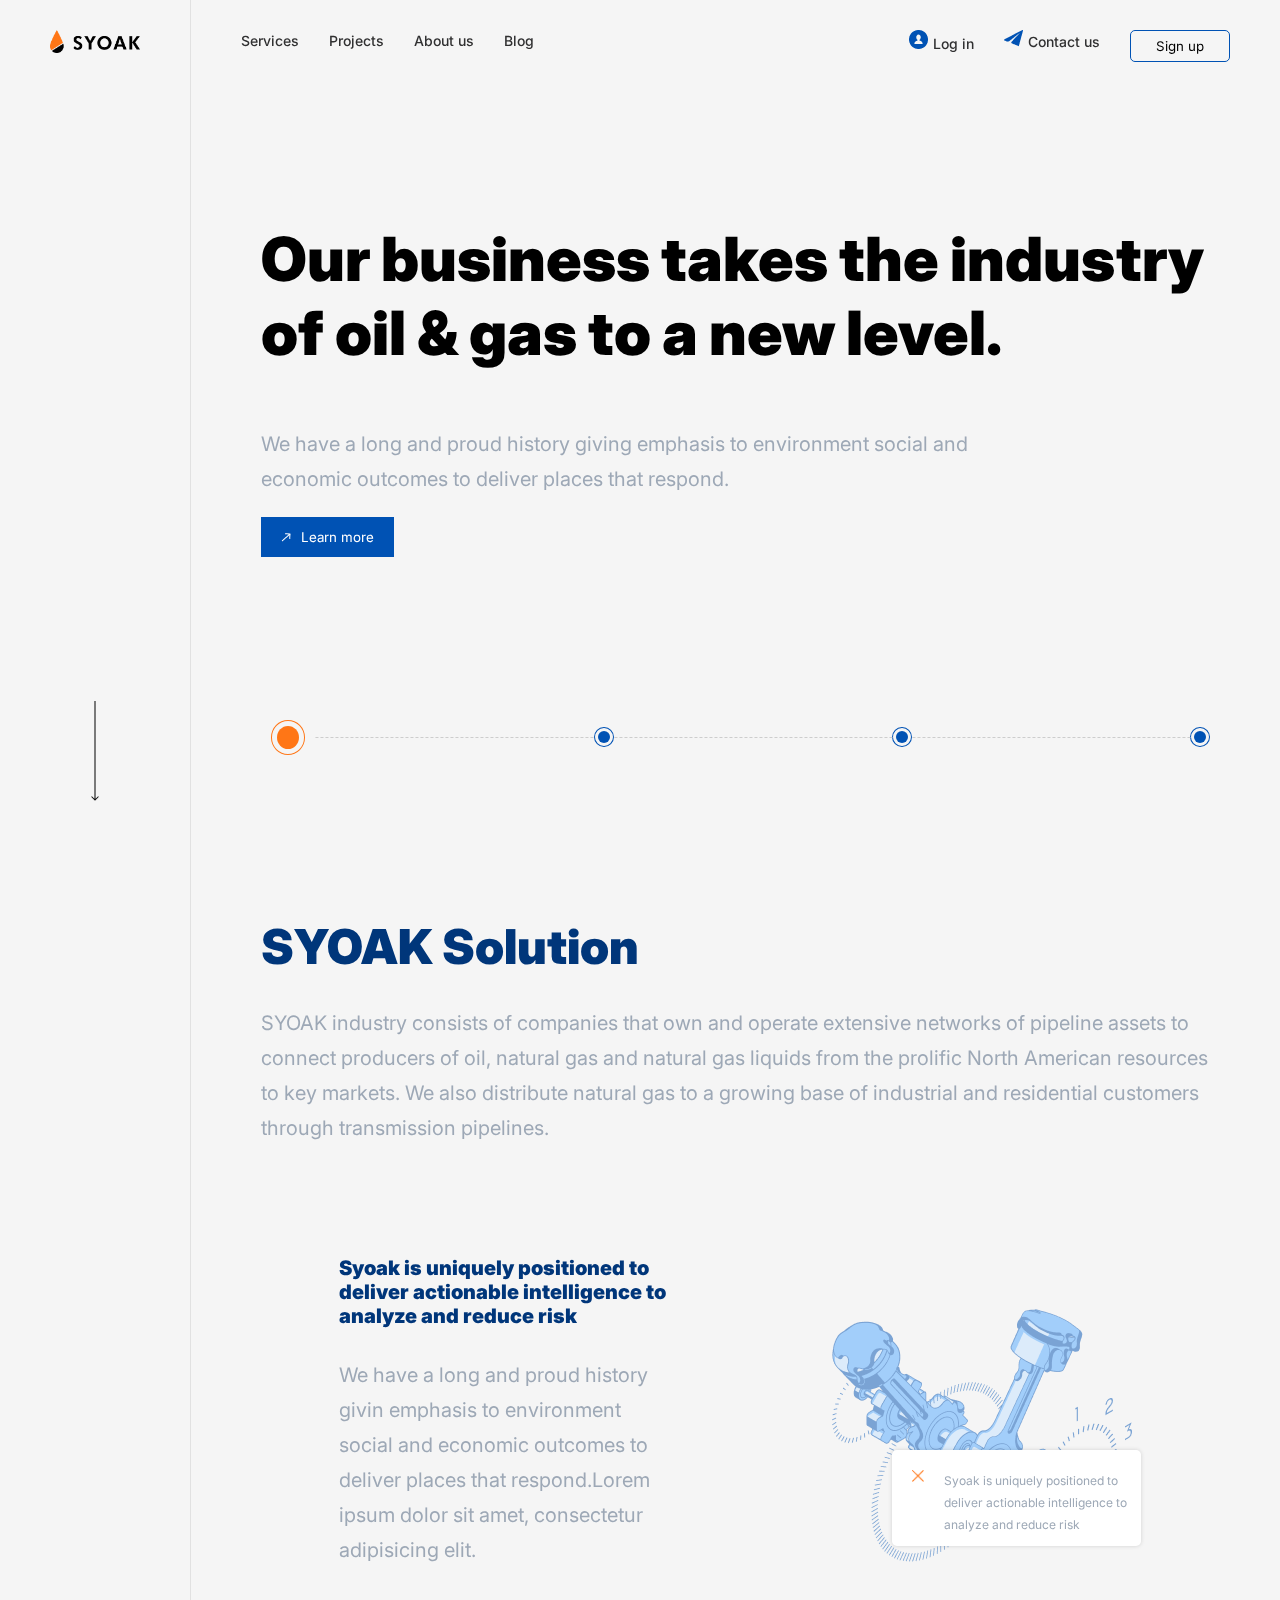
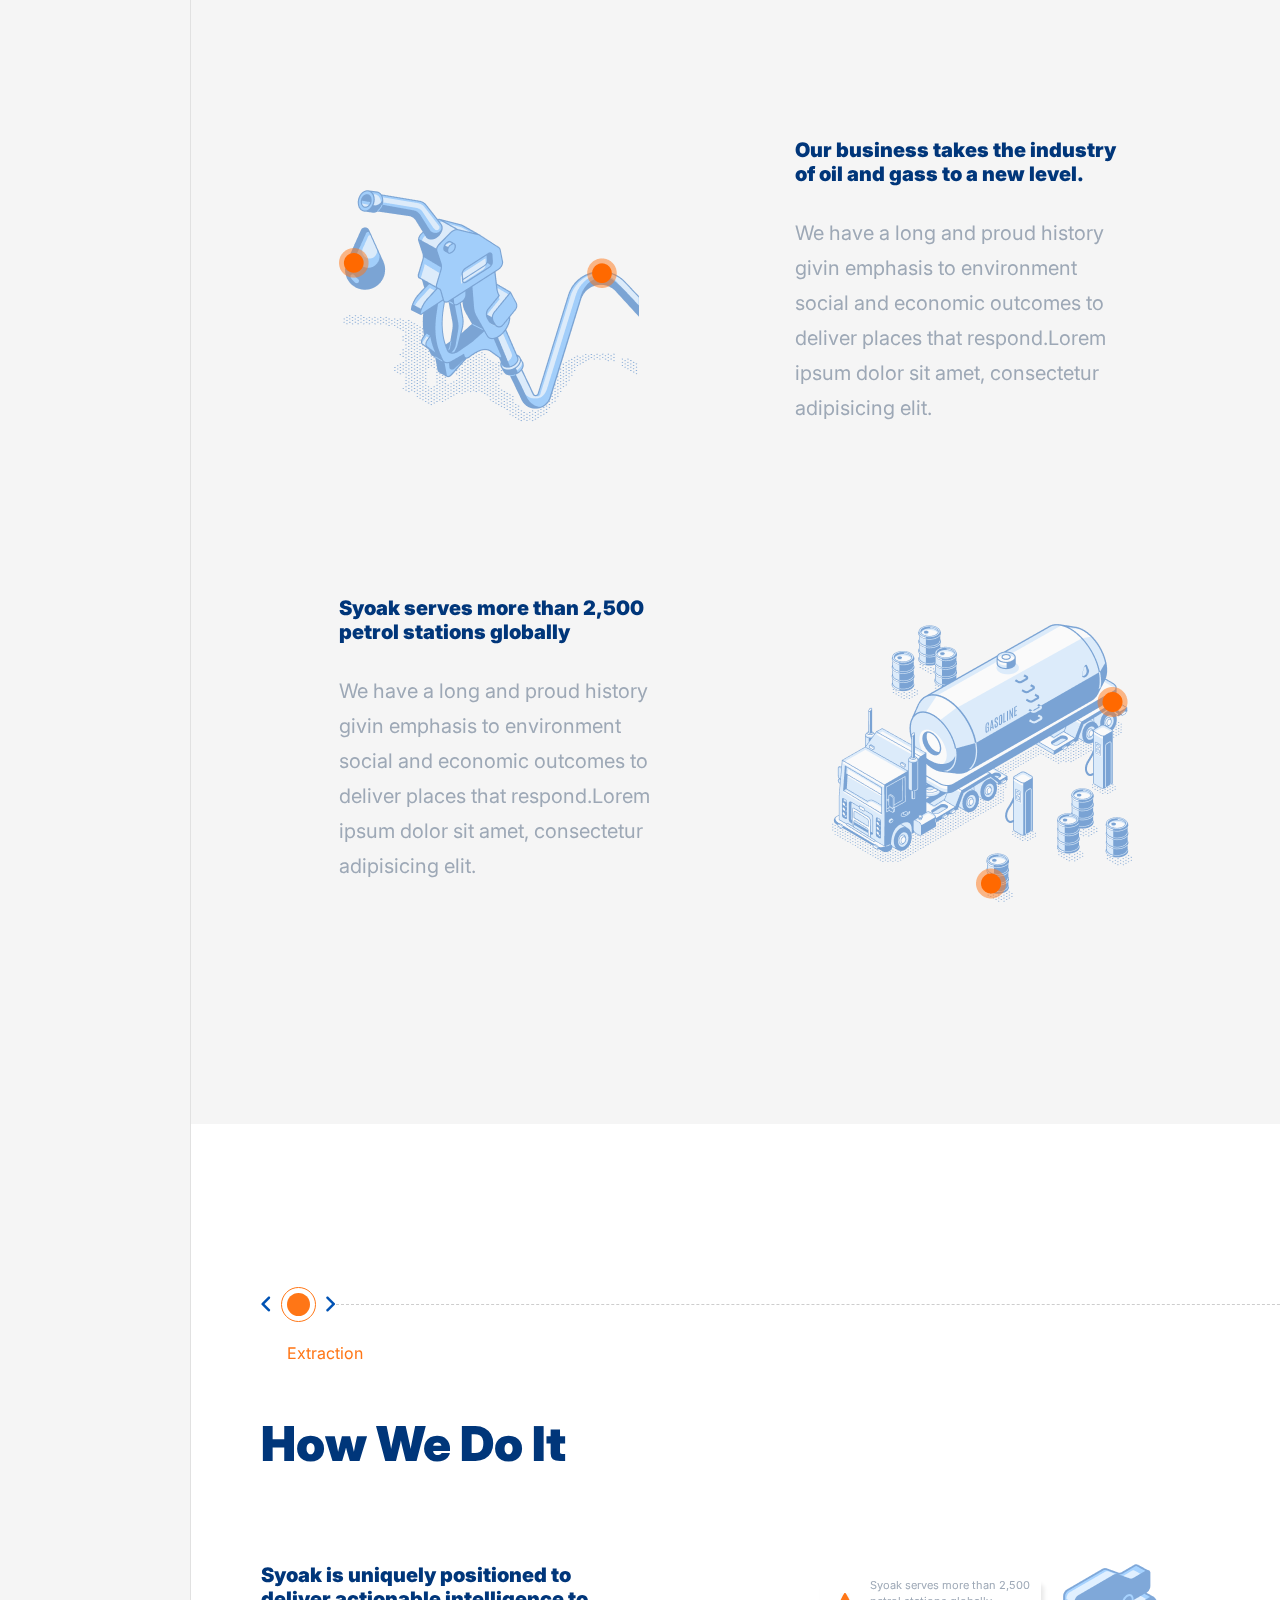
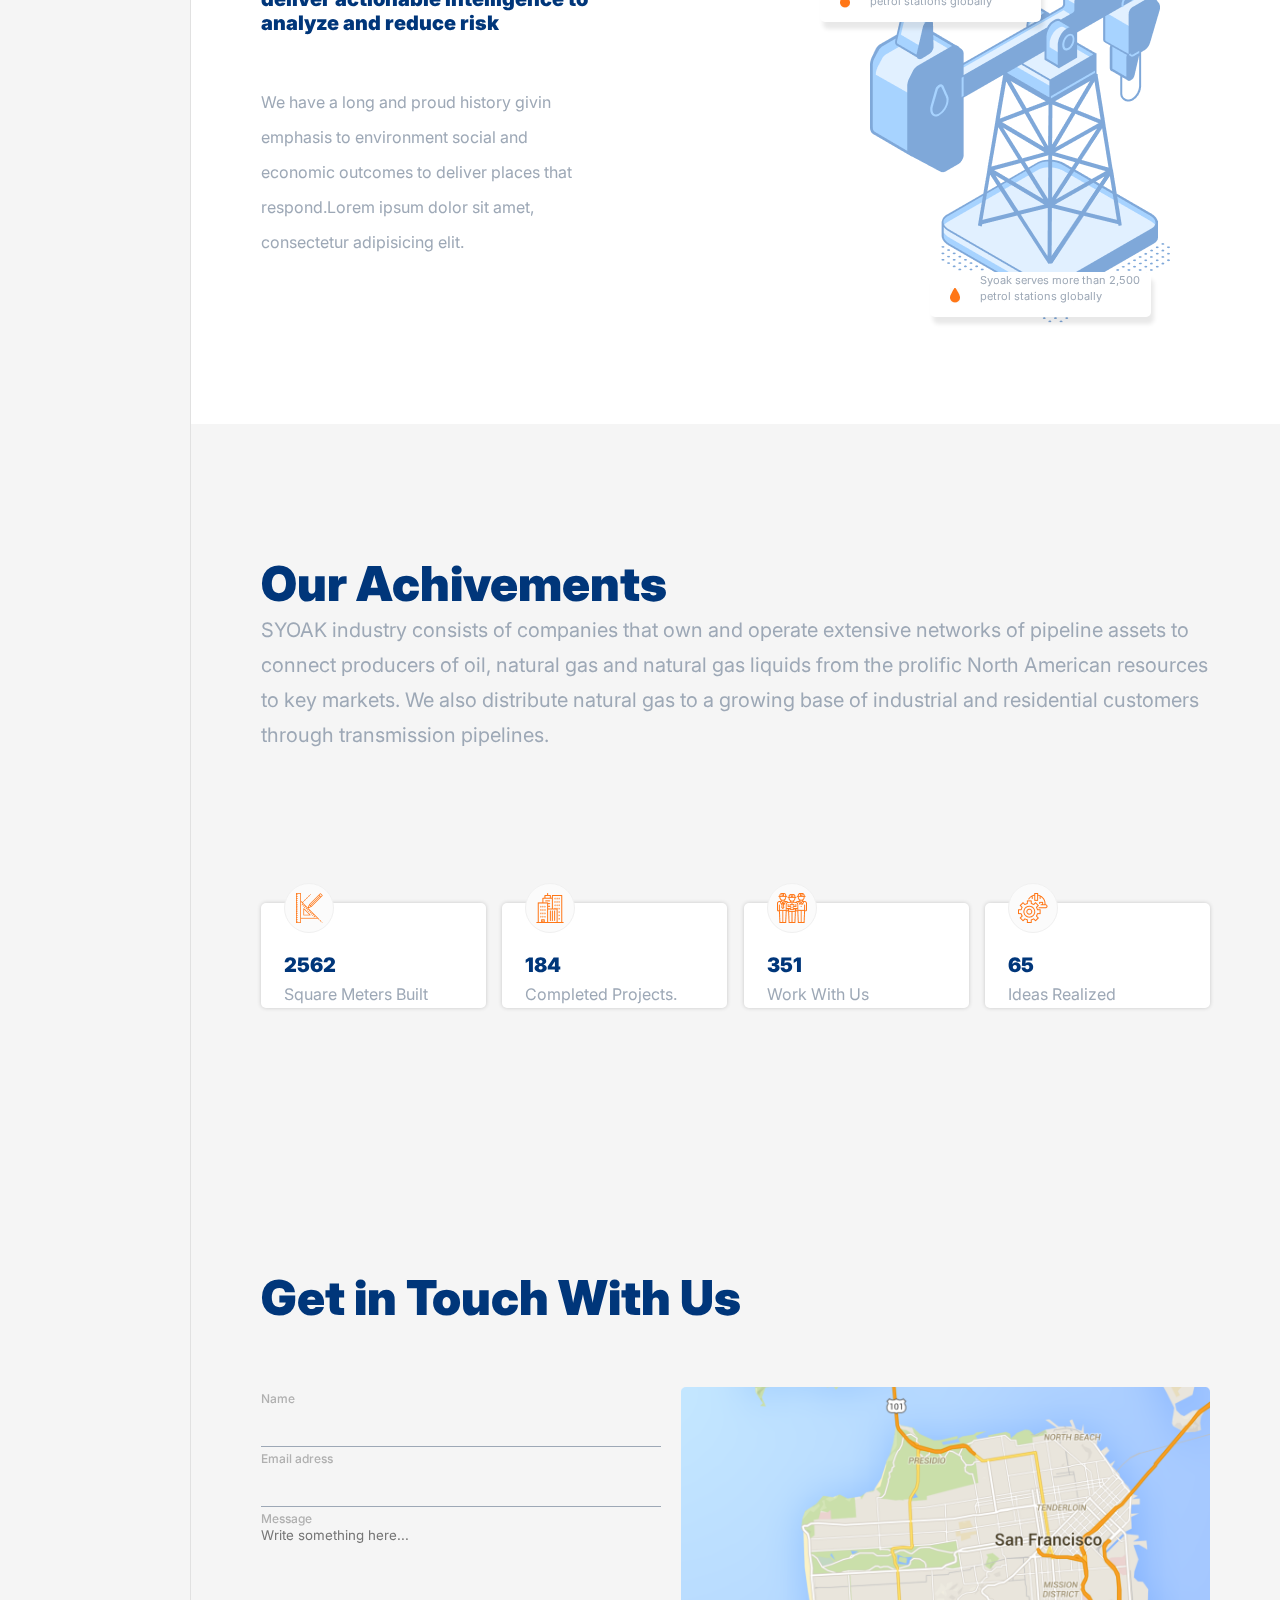
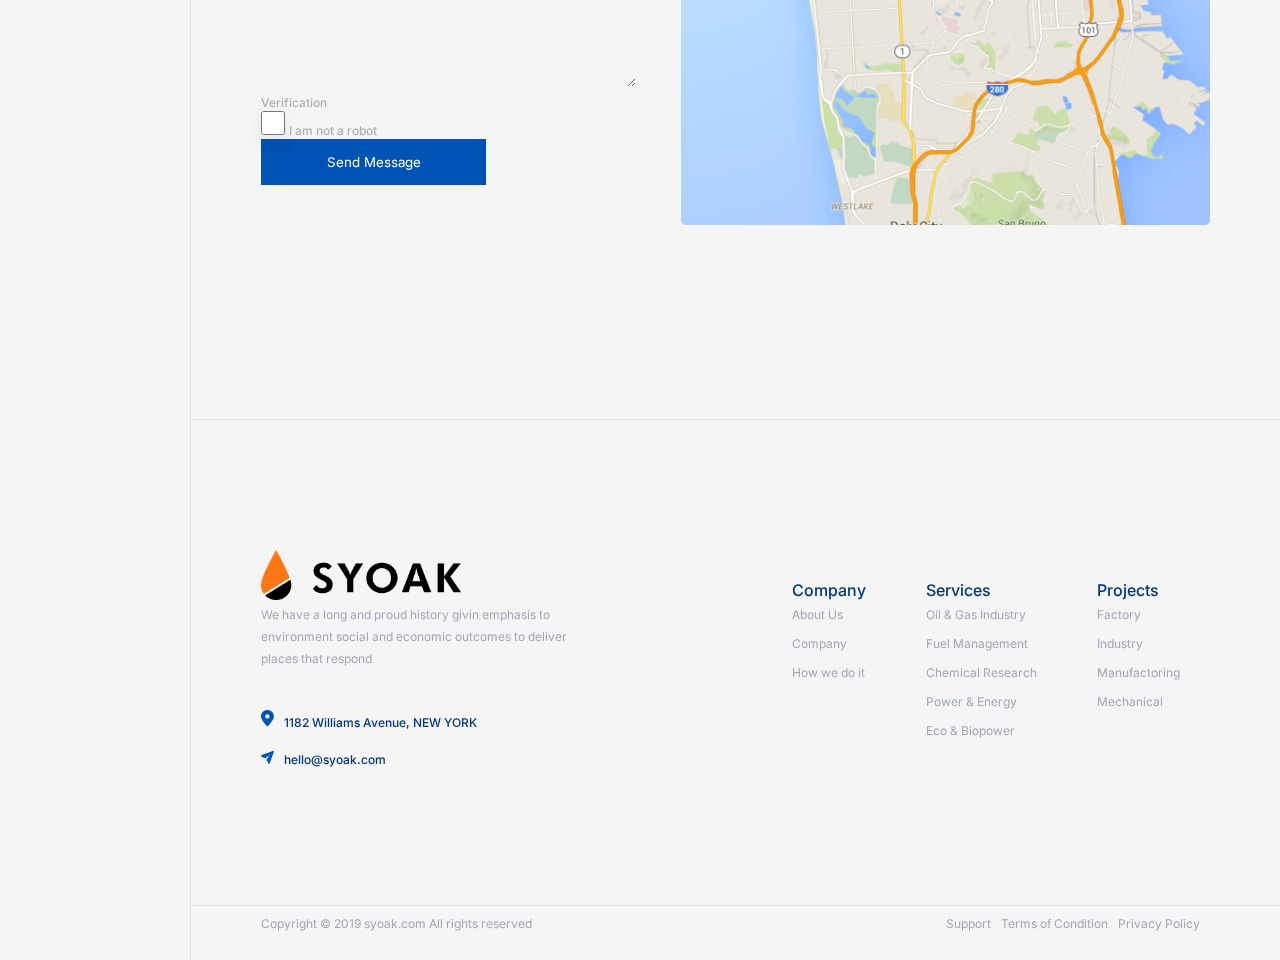
<file: index.html>
<!DOCTYPE html>
<html lang="en">
<head>
    <meta charset="UTF-8">
    <meta name="viewport" content="width=device-width, initial-scale=1.0">
    <meta name="description" content="Lorem ipsum dolor sit, amet consectetur adipisicing elit. Culpa ullam aut quidem maxime sit, nam cumque dolorum eligendi veritatis sed.">
    <link rel="stylesheet" href="style.css">
    <link rel="preconnect" href="https://fonts.gstatic.com" as="font">
    <link rel="preconnect" href="https://fonts.gstatic.com" as="font">
    <link href="https://fonts.googleapis.com/css2?family=Inter:wght@400;500;900&display=swap" rel="stylesheet">
    <title>SYOAK</title>
</head>
<body>

    <div class="wrapper">
        <main>

            <nav>
                <img width="48" height="48" id="burger-icon" class="burger-menu-icon" src="images/menu.png" alt="burger menu icon">
                <ul id="dropdown-menu" class="nav-ul menu">
                    <li><a href="#">Services</a></li>
                    <li><a href="#">Projects</a></li>
                    <li><a href="#">About us</a></li>
                    <li><a href="#">Blog</a></li>
                </ul>
                <ul class="login-ul menu">
                    <li><a href="#"><img src="images/login-icon.png" alt="log in icon">Log in</a></li>
                    <li><a href="#"><img src="images/contactus-icon.png" alt="contact us icon">Contact us</a></li>
                    <button class="signup-btn">Sign up</button>
                </ul>
            </nav>

            <section class="company-introduction">
                <div class="container">
                    <h1>Our business takes the industry of oil & gas to a new level.</h1>
                    <p>We have a long and proud history giving emphasis to environment social and economic outcomes to deliver places that respond.</p>
                    <button class="btn"><img src="images/Arrow.png" alt="arrow icon">Learn more</button>
                </div>
            </section>

            <section class="timeline">
                    <div class="circle-orange"></div>
                    <div class="line"></div>
                    <div class="circle-blue"></div>
                    <div class="line"></div>
                    <div class="circle-blue"></div>
                    <div class="line"></div>
                    <div class="circle-blue"></div>
            </section>

        <section class="company-about">
            <div class="container">
                <h2>SYOAK Solution</h2>
                <p>SYOAK industry consists of companies that own and operate extensive networks of pipeline assets to connect producers of oil, natural gas and natural gas liquids from the prolific North American resources to key markets. We also distribute natural gas to a growing base of industrial and residential customers through transmission pipelines.</p>
                <div class="container-box-wrapper">
                    <div class="box-1 box">
                        <div class="box-info">
                        <h3>Syoak is uniquely positioned to deliver actionable intelligence to analyze and reduce risk</h3>
                        <p>We have a long and proud history givin emphasis to environment social and economic outcomes to deliver places that respond.Lorem ipsum dolor sit amet, consectetur adipisicing elit.</p>
                        </div>
                        <div class="box-img">
                            <img src="images/Group1.png" alt="image">
                            <div class="img-text-box">
                                <img style="margin: 20px;" width="12" height="12" src="images/x.png" alt="exit icon">
                                <p>Syoak is uniquely positioned to deliver actionable intelligence to analyze and reduce risk</p>
                            </div>
                        </div>
                    </div>
                    <div class="box-2 box">
                        <div class="box-img">
                            <img src="images/Group2.png" alt="image">
                        </div>
                        <div class="box-info">
                            <h3>Our business takes the industry of oil and gass to a new level.</h3>
                            <p>We have a long and proud history givin emphasis to environment social and economic outcomes to deliver places that respond.Lorem ipsum dolor sit amet, consectetur adipisicing elit.</p>
                        </div>
                    </div>
                    <div class="box-3 box">
                        <div class="box-info">
                            <h3>Syoak serves more than 2,500 petrol stations globally</h3>
                            <p>We have a long and proud history givin emphasis to environment social and economic outcomes to deliver places that respond.Lorem ipsum dolor sit amet, consectetur adipisicing elit.</p>
                        </div>
                        <div class="box-img">
                            <img src="images/Group3.png" alt="image">
                        </div>
                    </div>
                </div>
            </div>
        </section>

        <section style="background-color: #fff;" class="company-strategy">
            <div class="container strategy-container">
                <div class="timeline">
                    <img src="images/arrow-left.png" alt="arrow left">
                    <div class="circle-orange"><span>Extraction</span></div>
                    <img src="images/arrow-right.png" alt="arrow right">
                    <div class="line"></div>
                </div>
                <div class="box">
                    <div class="box-info">
                        <h2>How We Do It</h2>
                        <h3>Syoak is uniquely positioned to deliver actionable intelligence to analyze and reduce risk</h3>
                        <p>We have a long and proud history givin emphasis to environment social and economic outcomes to deliver places that respond.Lorem ipsum dolor sit amet, consectetur adipisicing elit.
                        </p>
                    </div>
                    <div class="box-img">
                        <img src="images/Frame1.png" alt="image">
                        <div class="strategy-img-text-box text-box-1">
                            <img src="images/orange-icon.png" alt="orange icon">
                            <p>Syoak serves more than 2,500 petrol stations globally</p>
                        </div>
                        <div class="strategy-img-text-box text-box-2">
                            <img src="images/orange-icon.png" alt="orange icon">
                            <p>Syoak serves more than 2,500 petrol stations globally</p>
                        </div>
                    </div>
                </div>
            </div>
            <div class="container strategy-container">
                <div class="timeline">
                    <div class="circle-orange"><span>Transport</span></div>
                    <div class="line"></div>
                </div>
                <div class="box">
                    <div class="box-info">
                        <h2>Mode of Transport</h2>
                        <h3>Syoak is uniquely positioned to deliver actionable intelligence to analyze and reduce risk</h3>
                        <p>We have a long and proud history givin emphasis to environment social and economic outcomes to deliver places that respond.Lorem ipsum dolor sit amet, consectetur adipisicing elit.
                        </p>
                    </div>
                    <div class="box-img">
                        <img src="images/transport.png" alt="transport image">
                        <div class="strategy-img-text-box text-box-1 text-box-1-small">
                            <img src="images/orange-icon.png" alt="orange icon">
                            <p>Syoak serves more than 2,500 petrol stations globally</p>
                        </div>
                        <div class="strategy-img-text-box text-box-2 text-box-2-small">
                            <img src="images/orange-icon.png" alt="orange icon">
                            <p>Syoak serves more than 2,500 petrol stations globally</p>
                        </div>
                    </div>
                </div>
            </div>
            <div class="container strategy-container">
                <div class="timeline">
                    <div class="circle-orange"><span>Refining</span></div>
                    <div class="line"></div>
                </div>
                <div class="box">
                    <div class="box-info">
                        <h2>We Make it More Efficient</h2>
                        <h3>Syoak is uniquely positioned to deliver actionable intelligence to analyze and reduce risk</h3>
                        <p>We have a long and proud history givin emphasis to environment social and economic outcomes to deliver places that respond.Lorem ipsum dolor sit amet, consectetur adipisicing elit.
                        </p>
                    </div>
                    <div class="box-img">
                        <img src="images/efficient.png" alt="image">
                        <div class="strategy-img-text-box text-box-1 text-box-1-small">
                            <img src="images/orange-icon.png" alt="orange icon">
                            <p>Syoak serves more than 2,500 petrol stations globally</p>
                        </div>
                        <div class="strategy-img-text-box text-box-2 text-box-2-small">
                            <img src="images/orange-icon.png" alt="orange icon">
                            <p>Syoak serves more than 2,500 petrol stations globally</p>
                        </div>
                    </div>
                </div>
            </div>
            <div class="container strategy-container">
                <div class="timeline">
                    <div class="circle-orange"><span>Export</span></div>
                    <div class="line"></div>
                </div>
                <div class="box">
                    <div class="box-info">
                        <h2>Where Does it Go</h2>
                        <h3>Syoak is uniquely positioned to deliver actionable intelligence to analyze and reduce risk</h3>
                        <p>We have a long and proud history givin emphasis to environment social and economic outcomes to deliver places that respond.Lorem ipsum dolor sit amet, consectetur adipisicing elit.
                        </p>
                    </div>
                    <div class="box-img">
                        <img src="images/export.png" alt="image">
                        <div class="strategy-img-text-box text-box-1 text-box-1-small">
                            <img src="images/orange-icon.png" alt="orange icon">
                            <p>Syoak serves more than 2,500 petrol stations globally</p>
                        </div>
                        <div class="strategy-img-text-box text-box-2 text-box-2-small">
                            <img src="images/orange-icon.png" alt="orange icon">
                            <p>Syoak serves more than 2,500 petrol stations globally</p>
                        </div>
                    </div>
                </div>
            </div>
        </section>

        <section class="company-achievements">
            <div class="container">
                <h2>Our Achivements</h2>
                <p>SYOAK industry consists of companies that own and operate extensive networks of pipeline assets to connect producers of oil, natural gas and natural gas liquids from the prolific North American resources to key markets. We also distribute natural gas to a growing base of industrial and residential customers through transmission pipelines.</p>
                <div class="box-counter">
                    <div class="box-sm">
                        <div class="box-sm-info">
                            <div class="box-sm-img-container">
                                <img src="images/box-sm-img-1.png" alt="icon">
                            </div>
                            <h3>2562</h3>
                            <p>Square Meters Built</p>
                        </div>
                    </div>
                    <div class="box-sm">
                        <div class="box-sm-info">
                            <div class="box-sm-img-container">
                                <img src="images/box-sm-img-2.png" alt="icon">
                            </div>
                            <h3>184</h3>
                            <p>Completed Projects.</p>
                        </div>
                    </div>
                    <div class="box-sm">
                        <div class="box-sm-info">
                            <div class="box-sm-img-container">
                                <img src="images/engineers.png" alt="icon">
                            </div>
                            <h3>351</h3>
                            <p>Work With Us</p>
                        </div>
                    </div>
                    <div class="box-sm">
                        <div class="box-sm-info">
                            <div class="box-sm-img-container">
                                <img src="images/box-sm-img-4.png" alt="icon">
                            </div>
                            <h3>65</h3>
                            <p>Ideas Realized</p>
                        </div>
                    </div>
                </div>
            </div>
        </section>

        <section class="company-contact">
            <div class="container">
                <h2>Get in Touch With Us</h2>
                <div class="box">
                    <div class="box-info">
                        <label for="name">Name</label>
                        <br>
                        <input type="text" name="name" id="name">
                        <br>
                        <label for="email">Email adress</label>
                        <br>
                        <input type="text" name="email" id="email">
                        <br>
                        <label for="message">Message</label>
                        <br>
                        <textarea placeholder="Write something here..." name="message" id="message" cols="40" rows="10"></textarea>
                        <br>
                        <label for="verification">Verification</label>
                        <br>
                        <input class="checkbox" type="checkbox" name="verification" id="verification">
                        <label for="verification">I am not a robot</label>
                        <button>Send Message</button>
                    </div>
                    <div class="box-img">
                        <img width="100%" src="images/google_map.png" alt="google map">
                    </div>
                </div>
            </div>
        </section>

        <section class="company-info">
            <div class="container">
                <div class="box">
                    <div class="box-info">
                        <img width="200" src="images/Sign+type.png" alt="syoak-logo">
                        <p>We have a long and proud history givin emphasis to environment social and economic outcomes to deliver places that respond</p>
                        <a href="#"><img src="images/Shape.png" style="padding-right: 10px;" alt="location icon">1182 Williams Avenue, NEW YORK</a>
                        <a href="#"><img src="images/Path.png" style="padding-right: 10px;" alt="arrow icon">hello@syoak.com</a>
                    </div>
                    <div class="box-info">
                        <div class="columns">
                             <div class="company-info-columns">
                                 <h4>Company</h4>
                                <span>About Us</span>
                                <span>Company</span>
                                <span>How we do it</span>
                            </div>
                            <div class="company-info-columns">
                                <h4>Services</h4>
                                <span>Oil & Gas Industry</span>
                                 <span>Fuel Management</span>
                                <span>Chemical Research</span>
                                <span>Power & Energy</span>
                                <span>Eco & Biopower</span>
                            </div>
                            <div class="company-info-columns">
                                <h4>Projects</h4>
                                <span>Factory</span>
                                <span>Industry</span>
                                <span>Manufactoring</span>
                                <span>Mechanical</span>
                            </div>
                        </div>
                    </div>
                </div>
            </div>
        </section>

        <footer>
            <div class="container">
                <div>
                    <span>Copyright &copy; 2019 syoak.com All rights reserved</span>
                </div>
                <div class="footer-flex">
                    <span>Support</span>
                    <span>Terms of Condition</span>
                    <span>Privacy Policy</span>
                </div>
            </div>
        </footer>
        </main>

        <aside>
            <div class="logo-container">
                <img class="aside-logo" width="90" src="images/Sign+type.png" alt="syoak logo">
            </div>
            <div class="arrow-container">
                <img height="100" src="images/Arrow-aside.png" alt="arrow">
            </div>
        </aside>
    </div>

<script src="app.js" async></script>
</body>
</html>
</file>
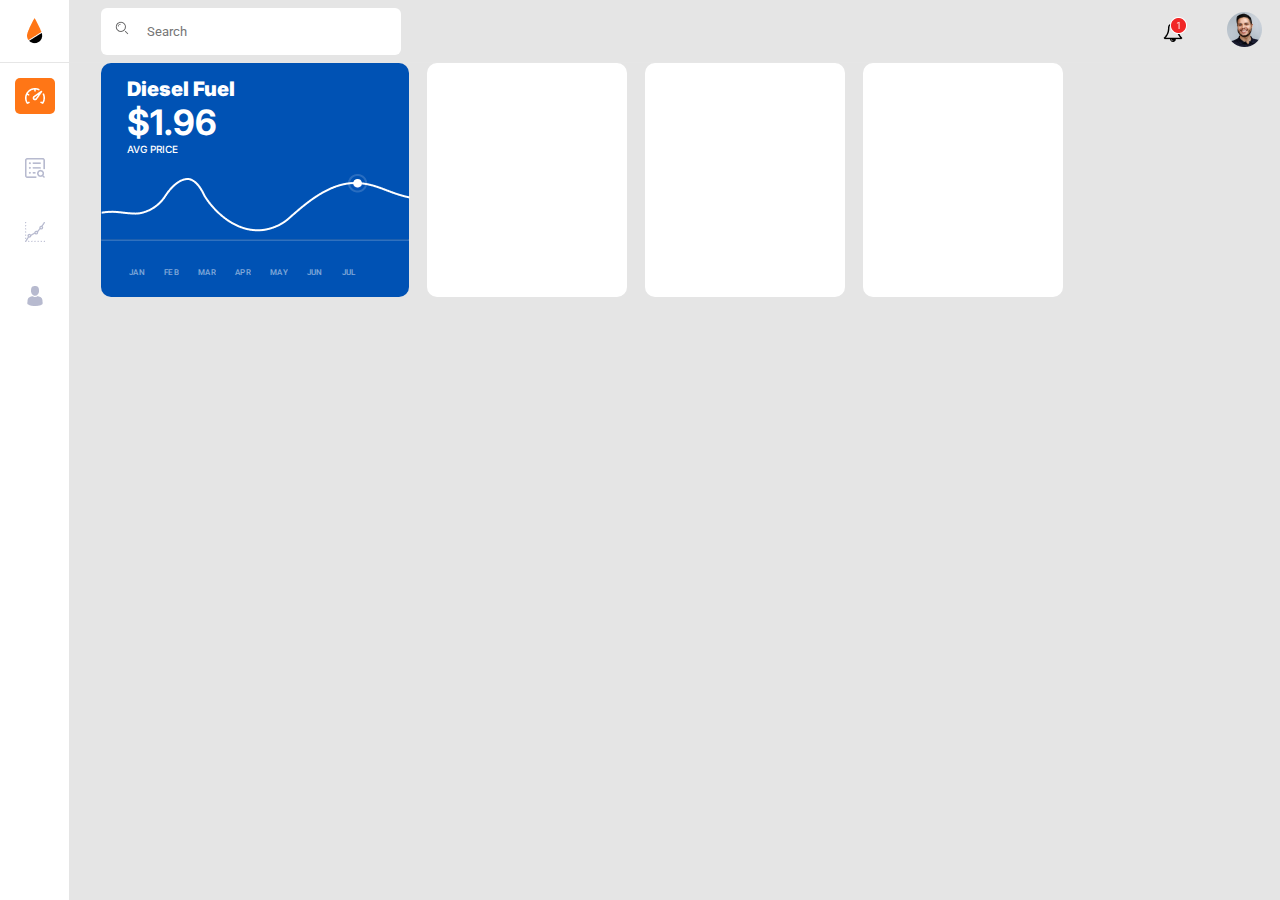
<file: homepage.html>
<!DOCTYPE html>
<html lang="en">
<head>
    <meta charset="UTF-8">
    <meta name="viewport" content="width=device-width, initial-scale=1.0">
    <meta name="description" content="Lorem ipsum dolor sit, amet consectetur adipisicing elit. Culpa ullam aut quidem maxime sit, nam cumque dolorum eligendi veritatis sed.">
    <link rel="stylesheet" href="homepage.css">
    <link href="https://fonts.googleapis.com/css2?family=Inter:wght@400;500;900&display=swap" rel="stylesheet">
    <link rel="preconnect" href="https://fonts.gstatic.com">
    <link href="https://fonts.googleapis.com/css2?family=Roboto&display=swap" rel="stylesheet">
    <title>SYOAK | Homepage</title>
</head>
<body>

    <nav>
        <section class="logo">
            <img src="images/syoak-icon-small.png" alt="syoak icon">
        </section>
        <section class="navbar">
            <a href="#"><img class="active" src="images/nav-icon-1.png" alt="navbar icon"></a>
            <a href="#"><img src="images/search-icon.png" alt="search icon"></a>
            <a href="#"><img src="images/stats-icon.png" alt="statistics icon"></a>
            <a href="#"><img src="images/user-icon.png" alt="user icon"></a>
        </section>
    </nav>

    <header>
        <section class="search">
            <label for="search"><img src="images/Search.png" alt=""></label>
            <input type="text" name="search" id="search" placeholder="Search">
        </section>
        <section class="profile">
            <img src="images/Notifications.png" alt="notifications icon">
            <img src="images/Avatar.png" alt="user image">
        </section>
    </header>

<div class="main-aside-container">
    <main>

        <section class="featured">
            <div class="container container-blue">
                <div class="wrapper">
                    <h1>Diesel Fuel</h1>
                    <h2>$1.96</h2>
                    <p>AVG PRICE</p>
                </div>
                <img style="padding: 0;" src="images/line-stats.png" alt="line stats">
                <hr>
                <div class="months-container">
                    <span>JAN</span>
                    <span>FEB</span>
                    <span>MAR</span>
                    <span>APR</span>
                    <span>MAY</span>
                    <span>JUN</span>
                    <span>JUL</span>
                </div>
            </div>
            <div style="width: 200px;" class="container">
                <div class="wrapper"></div>
            </div>
            <div style="width: 200px;" class="container">
                <div class="wrapper"></div>
            </div>
            <div style="width: 200px;" class="container">
                <div class="wrapper"></div>
            </div>
        </section>

        <section class="statistics">
            <div class="container"></div>
        </section>
        <section class="activity">
            <div class="container"></div>
            <div class="container"></div>
        </section>
    </main>

    <aside>
        <section class="sales-report">
            <div class="container"></div>
        </section>
        <section class="messages">
            <div class="container"></div>
        </section>
    </aside>
</div>

</body>
</html>
</file>
<file: style.css>
*, body {
    margin: 0;
    padding: 0;
    box-sizing: border-box;
    font-family: 'Inter', 'Arial', sans-serif;
}

/*COMMON STYLES*/
h1 {
   color: #000;
   font-weight: 900;
   font-size: 61px;
   margin-bottom: 57px;
}

h2 {
    color: #00367a;
    font-weight: 900;
    font-size: 48px;
}

h3 {
    color: #00367a;
    font-weight: 900;
    font-size: 20px;
}

h4 {
    color: #00367a;
    font-weight: 500;
    font-size: 16px;
}

p {
    color: #9da8b6;
    font-weight: 400;
    font-size: 20px;
    font-style: normal;
    line-height: 35px;
    margin-bottom: 20px;
}

main {
    order: 2;
    flex-grow: 6;
    flex-shrink: auto;
    flex-basis: 2;
    flex-wrap: wrap;
    width: auto;
    overflow: hidden;
}
aside {
    order: 1;
    flex-grow: 1;
    flex-shrink: 1;
    flex-basis: 1;
    flex-wrap: nowrap;
    width: 210px;
    border-right: 1px solid #e1e1e1;
    padding: 30px 50px;
}

.wrapper {
    display: flex;
    flex-direction: row;
    width: 100%;
    background-color: #f5f5f5;
}

.container {
    padding: 130px 70px;
}

.box {
    display: flex;
    justify-content: space-evenly;
    align-items: stretch;
    padding: 60px 0;
}

/*NAVBAR*/
nav {
    display: flex;
    justify-content: space-between;
    align-items: stretch;
    padding: 30px 50px;
}

a {
    color: #303031;
    font-weight: 500;
    font-style: normal;
    font-size: 14px;
    text-decoration: none;
    line-height: 17px;
}

a:hover {
    color: #ff7616;
}

ul {
    display: flex;
}

li {
    list-style-type: none;
    padding-right: 30px;
}
.login-ul img {
    padding-right: 5px;
}

.signup-btn {
    border: 1.5px solid #0052b4;
    border-radius: 5px;
    padding: 7px 25px;
    background-color: #f5f5f5;
}

.signup-btn:hover {
    color: #ff7616;
    cursor: pointer;
    background-color: #0052b4;
}

.burger-menu-icon {
    display: none;
}

/*COMPANY INTRODUCTION SECTION*/
.company-introduction p {
    width: 784px;
}

.btn {
    background-color: #0052b4;
    color: #fff;
    border: none;
    padding: 12px  20px;
}

.btn img {
    background-color: #0052b4;
    padding-right: 10px;
}


/*TIMELINE SECTION*/
.timeline {
    height: 100px;
    padding: 0 70px;
}

.timeline {
    display: flex;
    align-items: center;
}

.circle-orange {
    width: 35px;
    height: 35px;
    background-color: #ff7616;
    border-radius: 50%;
    border: 1px solid #ff7616;
    padding: 5px;
    margin: 0 10px;
    background-clip: content-box;
}

.circle-blue {
    width: 20px;
    height: 20px;
    background-color: #0052b4;
    border-radius: 50%;
    padding: 3px;
    border: 1px solid #0052b4;
    background-clip: content-box;
}

.line {
    width: 285px;
    height: 0;
    border-top: 1px dashed #cdcdcd;
    transform: rotate(180deg);
}

/*COMPANY ABOUT SECTION*/
.company-about p {
    padding: 30px 0;
}

.company-about .container-box-wrapper .box {
    justify-content: space-around;
    align-items: center;
}

.company-about .container-box-wrapper .box .box-info {
    width: 337px;
}

.img-text-box {
    display: flex;
    width: 249px;
    height: 96px;
    position: absolute;
    top: 1350px;
    margin-left: 60px;
    background-color: #fff;
    box-shadow: 0px 0px 4px rgba(0,0,0,15%);
    border-radius: 5px;
}

.img-text-box p {
    font-size: 12px;
    line-height: 22px;
    padding: 0;
    margin: 0;
    padding-top: 20px;
}

/*COMPANY STRATEGY SECTION*/
.company-strategy {
    display: flex;
    height: 900px;
    overflow-x: scroll;
    overflow-y: hidden;
}

.company-strategy .timeline {
    padding-left: 0;
    padding-right: 0;
}

.company-strategy .timeline span {
    position: relative;
    top: 50px;
    color: #ff7616;
}

.company-strategy .strategy-container .box-info {
    margin-right: 272px;
}

.company-strategy .strategy-container .box-img {
    margin-right: 180px;
    margin-top: 150px;
}

.company-strategy .line {
    width: 100%;
}

.company-strategy h2 {
    padding-bottom: 90px;
}

.company-strategy p {
    font-size: 16px;
    padding-top: 50px;
}

.company-strategy .box {
    justify-content: space-between;
}

.company-strategy .box-info {
    width: 337px;
}

.strategy-img-text-box {
    width: 221px;
    height: 45px;
    display: flex;
    flex-direction: row;
    background-color: #fff;
    border-radius: 5px;
    box-shadow: 3px 7px 4px rgba(0, 0, 0, 0.09);
}

.strategy-img-text-box img {
    width: 10px;
    height: 15px;
    background-color: #fbfbfb;
    margin: 16px 20px;
}

.strategy-img-text-box p {
    width: 161px;
    height: 29px;
    line-height: 16px;
    font-size: 11px;
    color: #9da8b6;
    padding-top: 0;
}

.text-box-1 {
    position: relative;
    bottom: 350px;
    right: 50px;
}

.text-box-2 {
    position: relative;
    bottom: 100px;
    left: 60px;
}

.text-box-1-small {
    left: 150px;
    bottom: 250px;
}

.text-box-2-small {
    right: 0;
}
/*COMPANY ACHIEVEMENTS SECTION*/
.box-counter {
    display: flex;
    justify-content: space-between;
    align-items: stretch;
    padding-top: 130px;
}

.box-sm {
    width:225px;
    height: 105px;
    background-color: #fff;
    box-shadow: 0px 0px 4px rgba(0, 0, 0, 0.18);
    border-radius: 5px;
    padding-left: 23px;
}

.box-sm p {
    font-size: 16px;
}

.box-sm-img-container {
    background-color: #fbfbfb;
    width: 50px;
    height: 50px;
    position: relative;
    bottom: 20px;
    border: 1px solid #f0f0f0;
    border-radius: 50%;
    display: flex;
    justify-content: center;
    align-items: center;
}

/*COMPANY CONTACT SECTION*/
label {
    font-family: 'Inter', sans-serif;
    font-weight: 500;
    font-size: 12px;
    color: rgba(152, 152, 152, 0.75);
}

input {
    border: none;
    border-bottom: 1px solid #9da8b6;
    padding-bottom: 20px;
    width: 400px;
    background-color: #f5f5f5;
}

.checkbox {
    width: 24px;
    height: 24px;
    border: none;
    box-shadow: 0px 7px 20px rgba(0, 0, 0, 0.07);
    border-radius: 6px;
}

textarea {
    border: none;
    background-color: #f5f5f5;
}

.company-contact .box {
    justify-content: space-between;
}

.company-contact .box-info {
    padding-right: 20px;
    width: auto;
}

.company-contact button {
    display: block;
    width: 225px;
    background-color: #0052b4;
    color: #fff;
    border: none;
    padding: 15px 0;
    margin-bottom: 10px;
}

/*COMPANY INFO SECTION*/
.company-info {
    border-top: 1px solid #e1e1e1;
}

.company-info .container {
    padding: 70px;
}

.company-info .box {
    justify-content: space-between;
}

.company-info a {
    display: block;
    padding-top: 20px;
    color: #00367a;
    font-size: 12px;
}

.company-info p {
    font-size: 12px;
    line-height: 22px;
    width: 317px;
}

.columns {
    display: flex;
    justify-content: flex-start;
    align-items: flex-start;
}

.company-info-columns {
    display: flex;
    flex-direction: column;
    padding: 30px;
}

.company-info-columns span {
    padding: 7px 0;
    color: #9da8b6;
    font-size: 12px;
}

/*ASIDE*/
.logo-container {
    height: 671px;
}

.arrow-container {
    margin: 0 auto;
    width: fit-content;
}

/*FOOTER*/
footer span {
    padding-right: 10px;
}

footer .container {
    color: #9da8b6;
    display: flex;
    height: 55px;
    justify-content: space-between;
    border-top: 1px solid #e1e1e1;
    padding: 10px 70px;
    font-size: 12px;
}

footer .container .footer-flex {
    display: flex;
    justify-content: space-evenly;
}

@media (max-width:1340px){
    .img-text-box {
        top: 1450px;
    }
}

@media (max-width:980px){
    aside {
        width: 100px;
        padding: 10px;
    }

    .aside-logo {
        width: 50px;
    }

    input {
        width: 200px;
    }

    li {
        padding-right: 20px;
    }

    .container {
        padding: 70px 30px
    }

    .box {
        flex-direction: column;
    }

    .box-sm {
        margin-right: 10px;
    }

    .box-sm h3 {
        font-size: 15px;
    }

    .box-sm p {
        line-height: normal;
        font-size: 13px;
    }

    .company-info-columns {
        padding: 20px;
    }

    .company-info .container {
        padding: 70px 30px;
    }
    
    .img-text-box {
        top: 1650px;
    }
    .company-strategy {
        height: auto;
        padding-left: 30px;
    }
}

@media (max-width: 670px){
    h1 {
        font-size: 30px;
    }

    h2 {
        font-size: 20px;
    }

    h3 {
        font-size: 15px;
    }

    p {
        font-size: 13px;
    }

   nav {
       display: flex;
       padding: 10px 30px;
       height: 120px;
   }

   .nav-ul {
       display: none;
       padding: 10px;
   }

   .login-ul {
       display: inline-block;
       padding: 10px;
   }

   .burger-menu-icon {
       display: block;
       padding: 10px;
       cursor: pointer;
   }

   .logo-container {
       height: 550px;
   }
   .img-text-box {
       top: 1450px;
   }
}
</file>
<file: homepage.css>
* {
    padding: 0;
    margin: 0;
    box-sizing: border-box;
}

body {
    background-color: #e5e5e5;
    font-family: 'Inter', 'Arial', sans-serif;
}

/*NAVBAR*/
nav {
    background-color: #fff;
    display: flex;
    flex-direction: column;
    width: 69px;
    height: 100vh;
    position: fixed;
}

.logo {
    border-bottom: 1px solid #e6e6e6;
    display: flex;
    justify-content: center;
    align-items: center;
    height: 63px;
}

.navbar {
    display: flex;
    flex-direction: column;
    justify-content: center;
    align-items: center;
}

.navbar a {
    padding-bottom: 40px;
}

.navbar  .active {
    background-color: #ff7616;
    padding: 10px;
    margin-top: 15px;
    border-radius: 5px;
    box-shadow: 0px 0px 4px rgba(255. 118. 22. 0.25);
}

/*HEADER*/
header {
    margin-left: 69px;
    height: 63px;
    display: flex;
    justify-content: space-between;
    align-items: center;
    border-bottom: 1px solid #e6e6e6;
}

.search {
    padding: 12px 0 15px 0px;
    background-color: #fff;
    margin-left: 32px;
    border-radius: 6px;
    box-shadow: 0px 7px 64px rgba(0. 0. 0. 0.07);
    width: 300px;
}

label {
    padding: 13px;
}

input {
    border: none;
    font-family: 'Roboto', sans-serif;
    font-weight: 400;
    font-size: 12.8px;
}

.profile img {
    padding: 18px;
}

.profile img:first-child {
    margin-bottom: 5px;
}

/*MAIN AND ASIDE SECTION*/
.main-aside-container {
    display: flex;
    flex-direction: row;
    margin-left: 69px;
}

main {

}

aside {

}

.container {
    background-color: #fff;
}

.wrapper {
    padding: 14px 26px;
}

.featured {
    display: flex;
    flex-direction: row;
    margin-left: 32px;
}

.featured .container {
    border-radius: 10px;
    margin-right: 18px;
}

.container-blue {
    color: #fff;
    background-color: #0052b4;
    width: 308px;
}

.container-blue h1 {
    font-weight: 900;
    font-size: 20px;
}

.container-blue h2 {
    font-size: 35px;
}

.container-blue p {
    font-weight: 500;
    font-size: 10px;
    font-style: normal;
}

.container-blue hr {
    height: 1px;
    color: #fff;
    mix-blend-mode: normal;
    opacity: 0.2;
}

.months-container {
    padding: 18px 28px;
}

.months-container span {
    font-family: 'Roboto', sans-serif;
    font-weight: 500;
    font-size: 8px;
    letter-spacing: 0.32px;
    opacity: 0.5;
    mix-blend-mode: normal;
    padding-right: 15px;
}


@media (max-width: 600px){
    header {
        flex-direction: column;
        padding: 10px 0;
    }

    .search {
        width: auto;
    }
}
</file>
